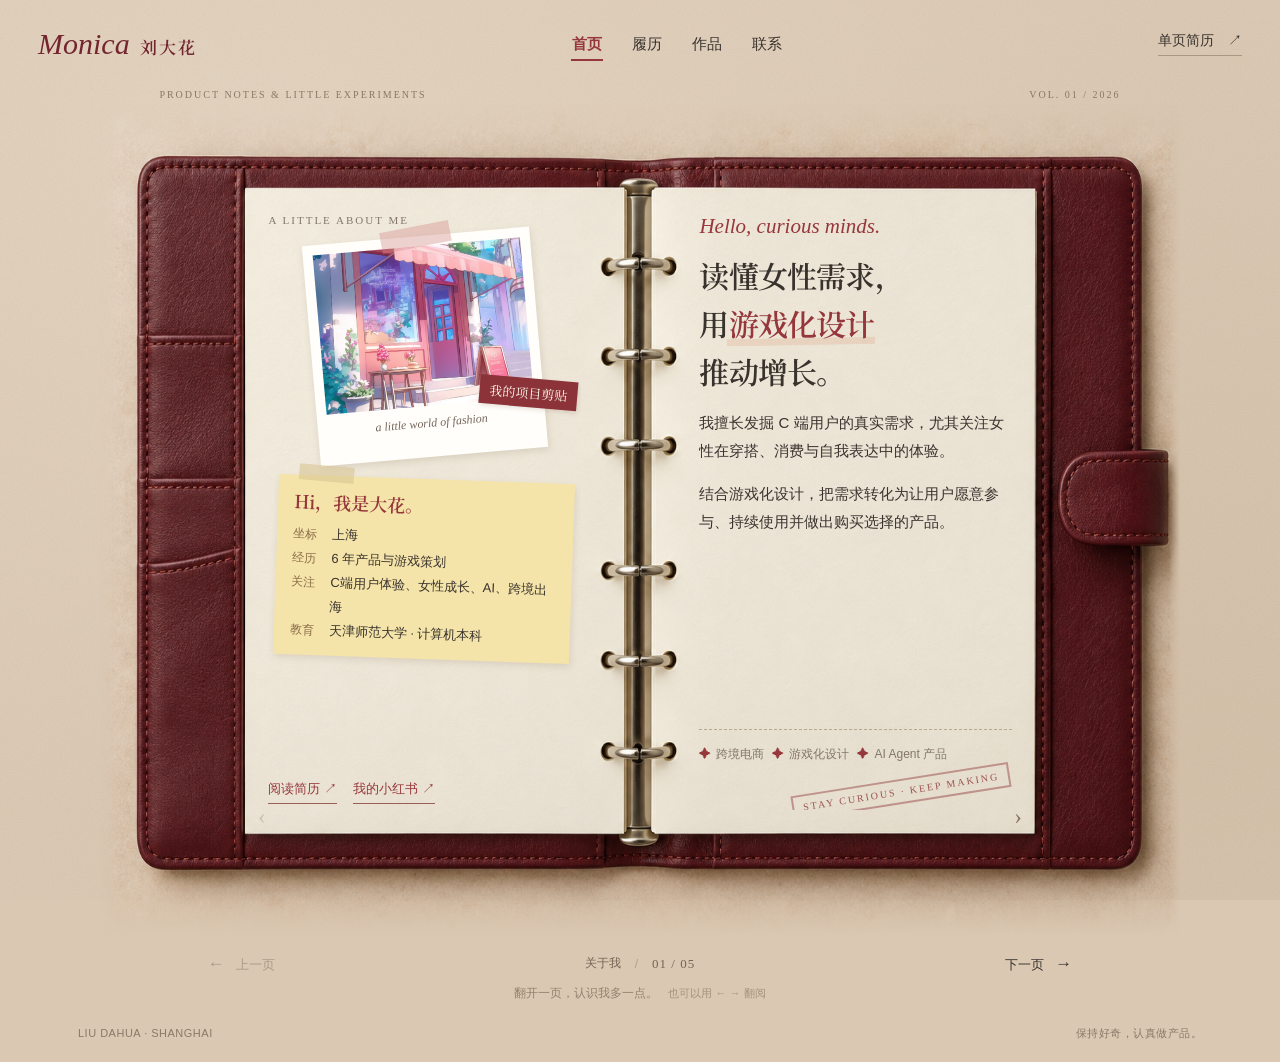
<file: index.html>
<!doctype html>
<html lang="zh-CN">
<head>
  <meta charset="UTF-8"><meta name="viewport" content="width=device-width, initial-scale=1">
  <meta name="format-detection" content="telephone=no,email=no,address=no">
  <meta name="theme-color" content="#8d2d35">
  <meta name="description" content="刘大花 Monica 的产品手账：游戏化设计、女性用户洞察、跨境电商增长与 AI Agent 产品。">
  <title>刘大花 Monica · 我的产品手账</title>
  <link rel="icon" type="image/svg+xml" href="data:image/svg+xml,%3Csvg xmlns='http://www.w3.org/2000/svg' viewBox='0 0 64 64'%3E%3Crect width='64' height='64' rx='13' fill='%238d2d35'/%3E%3Ctext x='32' y='46' text-anchor='middle' font-family='Georgia' font-size='43' fill='%23fff2d9'%3Em%3C/text%3E%3C/svg%3E">
  <link rel="stylesheet" href="styles.css">
  <script src="app.js?v=20260918-preview" defer></script>
</head>
<body>
  <a class="skip-link" href="#notebook">跳到手账内容</a>
  <header class="site-header">
    <a class="brand" href="#home" aria-label="刘大花 Monica，返回首页">Monica<span>刘大花</span><i>’s journal</i></a>
    <nav class="chapter-nav" aria-label="手账章节" role="tablist">
      <button role="tab" data-tab="home" aria-selected="true" aria-controls="spread">首页</button>
      <button role="tab" data-tab="journey" aria-selected="false" aria-controls="spread">履历</button>
      <button role="tab" data-tab="projects" aria-selected="false" aria-controls="spread">作品</button>
      <button role="tab" data-tab="contact" aria-selected="false" aria-controls="spread">联系</button>
    </nav>
    <a class="resume-link" href="resume.html">单页简历 <span aria-hidden="true">↗</span></a>
  </header>
  <main id="notebook" tabindex="-1">
    <div class="desk-caption"><span>PRODUCT NOTES & LITTLE EXPERIMENTS</span><span>VOL. 01 / 2026</span></div>
    <div class="book has-art" id="book">
      <div class="spread" id="spread" role="tabpanel" aria-label="首页"></div>
      <div class="page-turn" aria-hidden="true"><div class="turn-front"></div><div class="turn-back"></div></div>
      <button class="page-corner corner-left" aria-label="翻到上一页">‹</button><button class="page-corner corner-right" aria-label="翻到下一页">›</button>
    </div>
    <div class="book-controls">
      <button id="previous" class="turn-button" aria-label="上一页">← <span>上一页</span></button>
      <div class="page-indicator"><span id="chapter-label">关于我</span><span class="divider">/</span><span id="page-number">01 / 05</span></div>
      <button id="next" class="turn-button" aria-label="下一页"><span>下一页</span> →</button>
    </div>
    <p class="desk-note">翻开一页，认识我多一点。<span>也可以用 ← → 翻阅</span></p>
  </main>
  <footer class="site-footer"><span>LIU DAHUA · SHANGHAI</span><span>保持好奇，认真做产品。</span></footer>
  <dialog id="detail-dialog" aria-labelledby="dialog-title"><button class="dialog-close" aria-label="关闭详情">×</button><div id="dialog-content"></div></dialog>
  <dialog id="image-dialog" aria-label="作品图片预览"><button class="dialog-close" aria-label="关闭图片">×</button><img id="large-image" alt=""><p id="image-caption"></p></dialog>
  <div id="announcer" class="sr-only" role="status" aria-live="polite"></div>
</body>
</html>
</file>
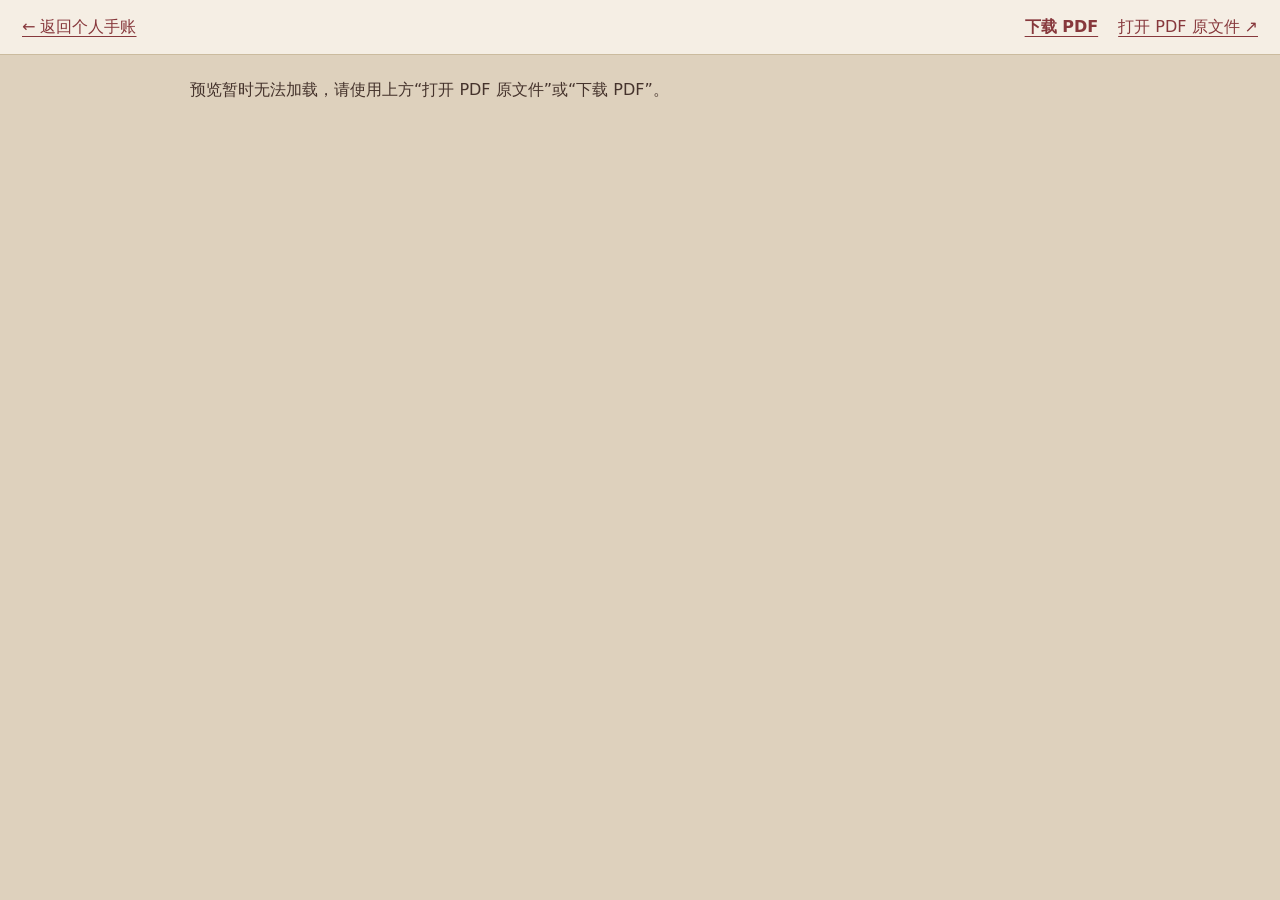
<file: resume.html>
<!doctype html>
<html lang="zh-CN">
<head>
<meta charset="utf-8"><meta name="viewport" content="width=device-width,initial-scale=1">
<title>刘大花 · PDF 简历</title>
<style>
*{box-sizing:border-box}body{margin:0;background:#ded1bd;color:#45332c;font:16px/1.6 system-ui,"Microsoft Yahei",sans-serif}header{position:sticky;top:0;z-index:2;background:#f6f0e6f5;border-bottom:1px solid #cbbb9e;padding:14px 22px;display:flex;align-items:center;justify-content:space-between;gap:14px;flex-wrap:wrap}a{color:#87383c;text-underline-offset:4px}nav{display:flex;gap:20px;flex-wrap:wrap}.download{font-weight:600}main{padding:22px 12px 40px}.status{max-width:900px;margin:0 auto 16px}#pages{display:grid;gap:20px;justify-items:center}.pdf-page{width:min(100%,900px);margin:0;background:white;box-shadow:0 3px 20px #46352620}.pdf-page canvas{display:block;width:100%;height:auto}.sr-only{position:absolute;width:1px;height:1px;overflow:hidden;clip-path:inset(50%)}a:focus-visible{outline:2px solid #87383c;outline-offset:4px}@media(max-width:600px){header{padding:12px 16px;font-size:14px}nav{gap:14px}main{padding-inline:6px}}
</style>
<script src="resume-viewer.js?v=20260918" defer></script>
</head>
<body>
<header><a href="./#contact">← 返回个人手账</a><nav aria-label="简历操作"><a class="download" href="assets/Monica-Liu-Resume.pdf" download="刘大花-13012248198.pdf">下载 PDF</a><a href="assets/Monica-Liu-Resume.pdf" target="_blank" rel="noopener">打开 PDF 原文件 ↗</a></nav></header>
<main><p class="status" id="status" role="status">正在打开简历…</p><div id="pages" aria-label="刘大花的 PDF 简历"></div><noscript>请启用 JavaScript 查看预览，或使用上方链接打开 PDF 原文件。</noscript></main>
</body></html>
</file>
<file: styles.css>
@font-face {
  font-family: 'Noto Serif SC';
  font-style: normal;
  font-weight: 400;
  font-display: swap;
  src: url(assets/fonts/serif-0.woff2) format('truetype');
}
@font-face {
  font-family: 'Noto Serif SC';
  font-style: normal;
  font-weight: 500;
  font-display: swap;
  src: url(assets/fonts/serif-1.woff2) format('truetype');
}
@font-face {
  font-family: 'Noto Serif SC';
  font-style: normal;
  font-weight: 600;
  font-display: swap;
  src: url(assets/fonts/serif-2.woff2) format('truetype');
}
@font-face {
  font-family: 'Noto Serif SC';
  font-style: normal;
  font-weight: 700;
  font-display: swap;
  src: url(assets/fonts/serif-3.woff2) format('truetype');
}

@font-face {
  font-family: 'ZCOOL XiaoWei';
  font-style: normal;
  font-weight: 400;
  font-display: swap;
  src: url(assets/fonts/hand-0.woff2) format('truetype');
}

:root{--red:#96373c;--red-dark:#74252f;--ink:#39332e;--muted:#84766a;--paper:#f7f1e5;--rule:#ddd1be;--green:#4a6b58;--serif:'Noto Serif SC','Songti SC',SimSun,serif;--sans:'Microsoft YaHei','PingFang SC',sans-serif}
*{box-sizing:border-box}body{margin:0;color:var(--ink);font-family:var(--sans);background:#dbc8b2;font-size:16px}button,a{-webkit-tap-highlight-color:transparent}button{font:inherit;color:inherit;cursor:pointer}a{color:inherit;text-underline-offset:4px}button:focus-visible,a:focus-visible,[tabindex]:focus-visible{outline:2px solid var(--red);outline-offset:5px}button{border:0;background:none}button:disabled{opacity:.3;cursor:default}.site-header{max-width:1300px;padding:27px 38px 20px;margin:auto;display:flex;align-items:center;justify-content:space-between;gap:30px}.brand{text-decoration:none;font:italic 30px Georgia,serif;color:var(--red-dark);display:flex;align-items:baseline;gap:10px}.brand span{font:600 17px var(--serif);letter-spacing:2px}.brand i{font-size:14px;color:var(--muted);display:none}.chapter-nav{display:flex;gap:28px}.chapter-nav button{padding:7px 1px;position:relative;font-size:15px;white-space:nowrap}.chapter-nav button:after{content:'';height:2px;position:absolute;bottom:0;left:0;width:100%;background:var(--red);transform:scaleX(0);transition:transform .2s}.chapter-nav button[aria-selected=true]{color:var(--red);font-weight:600}.chapter-nav button[aria-selected=true]:after{transform:scaleX(1)}.resume-link{font-size:14px;text-decoration:none;border-bottom:1px solid #ab9681;padding-bottom:5px;white-space:nowrap}.resume-link span{margin-left:10px}main{max-width:1140px;margin:0 auto;padding:0 30px}.desk-caption{display:flex;justify-content:space-between;font:10px Georgia,serif;letter-spacing:2px;color:#887865;margin:8px 5.5% 4px}.book{position:relative;width:100%;aspect-ratio:1.5;background-color:#96353b;border-radius:25px;box-shadow:0 16px 28px #50321b20;margin:0 auto;isolation:isolate;perspective:2200px}.book::before{content:'';position:absolute;inset:8% 10%;background:var(--paper);box-shadow:0 3px 8px #33180d40;z-index:-1}.book.has-art{background-color:transparent;background-image:url('assets/notebook.png');background-size:100% 100%;border-radius:0;box-shadow:none}.book.has-art::before{display:none}.spread{position:absolute;inset:12% 12.4% 12%;display:grid;grid-template-columns:1fr 1fr;column-gap:11%;min-height:0}.sheet{position:relative;min-width:0;min-height:0;display:flex;flex-direction:column;font-size:16px;line-height:1.8}.sheet:after{content:attr(data-number);position:absolute;bottom:-21px;color:#9b8b7a;font:italic 11px Georgia,serif;letter-spacing:2px}.sheet.left:after{left:0}.sheet.right:after{right:0}.eyebrow{font:11px Georgia,serif;letter-spacing:2px;color:var(--muted);margin:0 0 8px}.handwriting{font-family:'ZCOOL XiaoWei',var(--serif)}h1,h2,h3,p{margin:0}h1{font-family:var(--serif);font-size:clamp(23px,2.6vw,34px);font-weight:600;line-height:1.65;letter-spacing:-.8px}h1 em{font-style:normal;color:var(--red);position:relative}h1 em:after{content:'';position:absolute;height:7px;background:#d89b7840;bottom:0;left:-2px;right:0;transform:rotate(-1deg);z-index:-1}.intro-label{color:var(--red);font:italic 24px Georgia,serif;margin-bottom:15px}.intro-body{font-size:15px;line-height:1.95;margin-top:18px}.underlined{border-bottom:1px solid var(--rule);padding-bottom:12px;margin-bottom:15px}.page-title{font-family:var(--serif);font-size:26px;line-height:1.4;font-weight:600;color:var(--red-dark);margin:2px 0 19px}.page-title small{display:block;font:italic 13px Georgia,serif;letter-spacing:1px;color:var(--muted);margin-top:5px}.paper-photo{align-self:center;width:68%;max-width:230px;padding:10px 10px 26px;background:#fffefa;box-shadow:1px 3px 7px #70573a29;transform:rotate(-5deg);position:relative;margin:7px 0 16px}.paper-photo:before,.note:before{content:'';position:absolute;background:#d38c8c66;width:70px;height:21px;top:-10px;left:calc(50% - 35px);transform:rotate(-6deg);z-index:1}.paper-photo img{width:100%;height:190px;object-fit:cover;object-position:center 58%;display:block}.paper-photo figcaption{font:italic 12px Georgia,serif;text-align:center;margin-top:10px;color:#75665c}.photo-tag{position:absolute;right:-34px;bottom:41px;transform:rotate(10deg);background:#8b3339;color:#fff5e5;font:13px var(--serif);padding:5px 10px;box-shadow:1px 2px 4px #5e302324}.note{position:relative;background:#f5e4a9;box-shadow:1px 3px 7px #70573a24;padding:16px 19px;transform:rotate(2deg);font-size:14px;line-height:1.85;width:95%;margin:7px auto 0}.note:before{background:#d9c69799;left:20px;transform:rotate(3deg);width:55px;height:16px}.note-title{font:600 18px var(--serif);color:var(--red);margin-bottom:8px}.quickfacts{padding:0;list-style:none;margin:0}.quickfacts li{display:flex;gap:10px;align-items:baseline}.quickfacts b{font-weight:500;color:#8a6e49;font-size:12px;min-width:29px}.ink-links{display:flex;gap:16px;flex-wrap:wrap;margin-top:auto;padding-top:14px}.ink-links a,.ink-links button{font-size:13px;text-decoration:none;border-bottom:1px solid #9b6055;padding:0 0 3px;color:var(--red)}.home-keywords{margin-top:auto;border-top:1px dashed #baa88f;padding-top:14px;display:flex;flex-wrap:wrap;gap:8px 15px;font-size:13px;color:var(--muted)}.home-keywords span:before{content:'✦';color:var(--red);margin-right:5px}.stamp{align-self:flex-end;margin-top:14px;border:2px solid #8f393988;color:#8f3939;transform:rotate(-9deg);font:10px Georgia,serif;letter-spacing:2px;padding:5px 9px;opacity:.85}.book-controls{margin:9px 9% 0;display:flex;justify-content:space-between;align-items:center}.turn-button{font-size:17px;padding:10px;min-width:94px}.turn-button span{font-size:13px;margin:0 6px}.page-indicator{font-size:12px;color:#756454;display:flex;gap:14px;align-items:center}.page-indicator #page-number{font-family:Georgia,serif;font-size:13px;letter-spacing:1px}.divider{opacity:.4}.desk-note{text-align:center;font-size:12px;color:#94816e;margin-top:1px}.desk-note span{font-size:11px;padding-left:10px;opacity:.75}.site-footer{display:flex;justify-content:space-between;align-items:center;max-width:1200px;margin:24px auto 0;padding:0 38px 20px;color:#8a7968;font-size:11px;letter-spacing:.5px}.site-footer button{font-size:11px;text-decoration:underline;text-underline-offset:4px}.page-turn{display:none;position:absolute;top:9%;bottom:9%;left:50%;width:38%;transform-style:preserve-3d;transform-origin:left center;z-index:10;pointer-events:none}.turn-front,.turn-back{position:absolute;inset:0;backface-visibility:hidden;background:linear-gradient(90deg,#ded1b8,#f6efdf 9%,#f6efdf 90%,#e1d5c0);box-shadow:6px 2px 16px #432c2033}.turn-back{transform:rotateY(180deg)}.page-turn{will-change:transform,opacity}.turn-front,.turn-back{-webkit-backface-visibility:hidden;backface-visibility:hidden}.spread{isolation:isolate}.sr-only{position:absolute;width:1px;height:1px;overflow:hidden;clip:rect(0,0,0,0);white-space:nowrap}.skip-link{position:fixed;top:-100px;left:12px;padding:12px;background:white;z-index:100}.skip-link:focus{top:10px}dialog{width:min(980px,94vw);max-height:90vh;border:0;padding:42px;background:#fbf7ee;color:var(--ink);box-shadow:0 20px 90px #1f150e50;overscroll-behavior:contain}dialog::backdrop{background:#29201999;backdrop-filter:blur(4px)}.dialog-close{position:sticky;top:0;float:right;z-index:3;font-size:30px;line-height:36px;width:40px;background:#fbf7ee;border-radius:50%}body:has(dialog[open]){overflow:hidden}.reduce-motion *, .reduce-motion *::before,.reduce-motion *::after{animation:none!important;transition:none!important;scroll-behavior:auto!important}
@media(min-width:1450px){main{max-width:1190px}.book{aspect-ratio:1.52}.paper-photo img{height:210px}.intro-body{font-size:16px}}
@media(max-width:1050px) and (min-width:761px){main{padding:0 15px}.site-header{padding:22px}.chapter-nav{gap:19px}.spread{inset:12% 12% 12%;column-gap:10%}.intro-body{font-size:14px;margin-top:10px}.paper-photo img{height:150px}.note{font-size:13px;padding:12px 14px}.home-keywords{font-size:11px;padding-top:9px}.intro-label{font-size:20px;margin-bottom:8px}.page-title{font-size:23px}.ink-links{gap:10px}}
@media(max-width:760px){.site-header{padding:20px 20px 10px;flex-wrap:wrap;gap:15px}.brand{font-size:27px}.brand span{font-size:15px}.resume-link{font-size:12px}.chapter-nav{order:3;width:100%;justify-content:space-between;gap:12px;overflow:auto;padding-bottom:4px}.chapter-nav button{font-size:14px}.desk-caption{margin:12px 10px;font-size:8px;letter-spacing:1.2px}main{padding:0 14px}.book,.book.has-art{aspect-ratio:auto;background:#8d3038;border-radius:13px;padding:20px 15px;box-shadow:0 10px 20px #50321b25;min-height:640px}.book::before{display:none}.spread{position:relative;inset:auto;display:block;background:var(--paper);padding:30px 24px 38px;min-height:590px;box-shadow:3px 3px 0 #e2d6c2,6px 6px 0 #c9baa2}.sheet{font-size:16px;min-height:520px}.sheet.mobile-hidden{display:none}.sheet:after{bottom:-22px}.paper-photo{max-width:255px;width:72%;margin-bottom:30px}.paper-photo img{height:215px}.note{font-size:15px}.intro-label{margin-top:20px}h1{font-size:30px}.intro-body{font-size:16px}.home-keywords{font-size:14px;margin-top:35px}.ink-links{font-size:14px}.page-title{font-size:27px}.page-turn{left:6%;width:88%;top:3%;bottom:3%}.book-controls{margin:10px 0 0}.page-indicator{gap:8px}.turn-button{min-width:75px}.turn-button span{margin:0 2px}.desk-note span{display:none}.site-footer{padding:0 20px 20px;margin-top:22px;font-size:9px;gap:14px}.site-footer>span:nth-child(2){display:none}dialog{padding:25px;max-height:92vh}.dialog-close{margin-right:-9px}.stamp{margin-top:30px}}
.spread{inset:13.2% 15.6% 15%;column-gap:16%}.sheet{font-size:16px}.page-corner{position:absolute;bottom:12%;font:23px Georgia,serif;color:#8b7460;z-index:4;padding:5px 9px;transition:transform .2s}.corner-left{left:13.8%}.corner-right{right:13.8%}.page-corner:hover{transform:translateY(-3px)}.paper-photo{width:73%;margin-top:2px;margin-bottom:15px}.paper-photo img{height:160px}.intro-label{font-size:21px;margin-bottom:12px}h1{font-size:30px;line-height:1.6}.intro-body{font-size:15px;margin-top:14px;line-height:1.9}.note{font-size:13px;padding:13px 16px}.home-keywords{font-size:12px;gap:8px}.timeline-entry{margin-bottom:17px;border-left:1px solid #c5b098;padding-left:13px}.entry-date{font:12px Georgia,serif;letter-spacing:.4px;color:#9b6c5c;margin:0 0 5px}.entry-date span{font:10px var(--sans);background:#e5d4a6;color:#655135;margin-left:10px;padding:2px 5px}.timeline-entry h3{font:600 19px var(--serif);line-height:1.5;margin:0 0 3px}.entry-role{font-size:12px;color:var(--red);margin-bottom:7px}.timeline-entry>p:last-child{font-size:14px;line-height:1.8}.pencil-metrics{display:flex;gap:22px;padding:5px 0 13px;border-bottom:1px dashed #c7b399;margin-bottom:11px}.pencil-metrics span{font-size:11px;color:#8b7765}.pencil-metrics b{display:block;font:italic 31px Georgia,serif;color:var(--red);margin-bottom:5px}.margin-note{font-size:12px;line-height:1.8;color:#9b725d;margin-top:10px}.text-button{display:inline-block;align-self:flex-start;font-size:13px;color:var(--red);border-bottom:1px solid #b78b78;margin-top:8px;padding:0 0 3px;text-decoration:none}.text-button+.timeline-entry{margin-top:19px}.scrap-image{position:relative;padding:7px 7px 24px;background:#fffdf8;box-shadow:1px 2px 5px #70573a24;transform:rotate(2deg);margin:0 9px 13px}.scrap-image img{width:100%;height:128px;object-fit:cover;display:block}.scrap-image span{position:absolute;bottom:3px;right:14px;font-size:11px;color:#947765}.result-line{display:flex;align-items:baseline;flex-wrap:wrap;gap:6px 10px;margin:8px 0}.result-line strong{font:italic 24px Georgia,serif;color:var(--red)}.result-line span{font-size:11px;color:var(--muted)}.small-copy{font-size:12px;line-height:1.85;color:#7e7164}.role-heading{font-size:15px;font-weight:500;margin-bottom:17px}.ruled-list article{margin-bottom:13px;padding-bottom:12px;border-bottom:1px solid #d7c9b480}.ruled-list b{font-size:15px;color:#624339}.ruled-list p{font-size:13px;line-height:1.9;margin-top:4px}.education-note{margin-top:13px;border:1px solid #cdb997;padding:12px 16px;transform:rotate(-2deg)}.education-note>span{font:10px Georgia,serif;letter-spacing:2px;color:var(--red)}.education-note h3{font:600 18px var(--serif);margin-top:3px}.education-note p{font-size:12px;color:#88725f;margin-top:4px}.handwritten-note{font:22px/1.6 'ZCOOL XiaoWei',var(--serif);color:#8e715d;transform:rotate(-5deg);margin:28px 0 0 10px}.section-intro{font-size:14px;color:#766455;line-height:1.9;margin-bottom:19px}.project-list{display:flex;flex-direction:column;gap:10px}.project-item{text-align:left;display:flex;gap:12px;padding:15px 12px;border:1px solid #c9b79e;background:#fffaf1;position:relative;box-shadow:1px 2px 2px #664c2c12;transition:transform .2s,border-color .2s;width:100%}.project-item:nth-child(2){transform:rotate(-1deg)}.project-item:nth-child(3){transform:rotate(.8deg)}.project-item:hover,.project-item.selected{border-color:var(--red);transform:rotate(-1.2deg) translateY(-2px)}.project-item.selected:after{content:'';position:absolute;top:-4px;right:9px;width:7px;height:7px;border:1px solid #6a161c;border-radius:50%;background:var(--red)}.project-no{font:italic 18px Georgia,serif;color:#ae9581}.project-item strong{display:block;font:600 17px var(--serif)}.project-item small{display:block;font-size:11px;color:#93816f;margin-top:7px}.project-arrow{margin-left:auto;align-self:center;color:#a45c50}.small-quote{font:22px/1.65 'ZCOOL XiaoWei',var(--serif);color:#987b5e;transform:rotate(-4deg);margin-top:auto;padding:22px 0 0 15px}.project-preview{background:#fffaf0;box-shadow:1px 3px 8px #5c391e24;padding:8px;margin:18px 7px 18px;transform:rotate(3deg);height:235px}.preview-image-button{padding:0;width:100%;height:100%;display:block}.project-preview img{width:100%;height:100%;object-fit:cover;display:block}.project-preview.ritual img{object-fit:contain;background:#f5eedf}.preview-title{font:600 23px var(--serif);color:var(--red-dark);margin-bottom:12px}.preview-summary{font-size:14px;line-height:1.9}.project-numbers{font-size:12px;color:#96735b;margin:13px 0 8px}.temu-note{height:100%;padding:17px 15px;background:#e5ebdf;text-align:center;border:1px solid #9daf96}.temu-note span{font:10px Georgia,serif;letter-spacing:2px;color:#708366}.temu-note b{display:block;font:italic 82px/1.1 Georgia,serif;color:#4f6b51}.temu-note p{font:17px var(--serif);margin-top:7px}.temu-note div{font-size:10px;margin-top:16px;color:#6d7c66}.tarot-frame{padding:8px;background:white;box-shadow:2px 3px 8px #65472230;transform:rotate(-2deg);width:91%;margin:0 auto;overflow:hidden;display:block;flex:1;min-height:0;max-height:350px}.tarot-frame img{width:100%;height:100%;object-fit:cover;object-position:50% 62%;display:block}.image-footnote{font-size:11px;color:#9a826b;text-align:center;margin:12px 0}.mini-stamp{border:1px solid #957760;align-self:flex-end;transform:rotate(5deg);font:9px Georgia,serif;letter-spacing:1px;padding:5px 7px;color:#947863;margin-top:10px}.ai-process{display:flex;flex-direction:column;gap:17px}.ai-process article{display:flex;gap:14px}.ai-process article>span{font:italic 27px Georgia,serif;color:#b09172;line-height:1}.ai-process h3{font:600 17px var(--serif);margin-bottom:5px}.ai-process p{font-size:13px;line-height:1.8}.ai-note{margin-top:24px;background:#e4e8d1;font-size:12px}.ai-note .note-title{font-size:16px}.ai-note p+p{margin-top:7px}.source-caption{margin-top:14px;font-size:10px}.letter-body{font:16px/2.2 var(--serif);margin:9px 0 14px}.signature{font:30px/1.6 'ZCOOL XiaoWei',var(--serif);transform:rotate(-6deg);color:var(--red);margin:20px 0 0 15px}.letter-location{font-size:12px;color:#9c8069;margin-top:12px}.contact-card{padding:12px 0 19px;border-bottom:1px solid #d7c6ae;margin-bottom:12px}.contact-card>span{display:block;font:10px Georgia,serif;letter-spacing:2px;color:#9c7b64}.contact-card>a{display:block;font:17px var(--serif);margin:11px 0;color:var(--red-dark);overflow-wrap:anywhere}.contact-card p{font-size:12px;color:#927a64}.resume-note{margin:17px 0;padding:20px;background:#edd6bd;transform:rotate(2deg);box-shadow:1px 2px 5px #6d48271c}.resume-note h3{font:600 18px var(--serif);margin:7px 0 8px}.resume-note p{font-size:12px;color:#886f55}.solid-link{display:inline-block;margin-top:17px;background:var(--red);color:#fff9ef;padding:9px 15px;text-decoration:none;font-size:12px}.detail-deck{font-size:14px;color:#86735f;margin:14px 0 24px}#dialog-title{font:600 30px/1.6 var(--serif);color:var(--red-dark);margin-top:7px}.detail-stats{display:grid;grid-template-columns:repeat(3,1fr);border-block:1px solid var(--rule);padding:20px 0;margin:20px 0 30px;gap:20px}.detail-stats span{font-size:13px;color:#86715e}.detail-stats strong{display:block;font:italic 31px Georgia,var(--serif);color:var(--red);margin-bottom:7px}.detail-columns{display:grid;grid-template-columns:1fr 1fr;gap:40px}.detail-columns p{font-size:15px;line-height:1.95;margin:0 0 19px}.detail-columns h3,#dialog-content>h3{font:600 20px var(--serif);color:#683e34;margin:20px 0 12px}.detail-columns h3:first-child{margin-top:0}.outfit-section{background:#ede9e0;padding:22px}.outfit-section .small-copy{font-size:12px}.outfit-display{height:295px;display:flex;justify-content:center;margin:15px 0}.outfit-display img{height:100%;max-width:100%;object-fit:contain}.look-tabs{display:flex;gap:8px;justify-content:center;flex-wrap:wrap}.look-tabs button{font-size:12px;border:1px solid #bcaa93;padding:7px 9px}.look-tabs button[aria-pressed=true]{background:var(--red);color:white;border-color:var(--red)}.gallery{display:grid;grid-template-columns:repeat(3,1fr);gap:20px;margin:20px 0}.gallery.two{grid-template-columns:repeat(2,minmax(0,240px));justify-content:center}.gallery-image{padding:8px;background:white;box-shadow:0 2px 6px #4b2e171c}.gallery-image img{width:100%;height:260px;object-fit:contain;background:#f3eee5;display:block}.gallery-image span{display:block;font-size:12px;padding:10px 0;color:#8a6b58}.detail-source{font-size:12px;line-height:1.8;color:#8c7b69;border-top:1px solid var(--rule);padding-top:17px;margin-top:25px}.detail-columns video{height:490px;max-width:100%;display:block;margin:auto;background:#e6decb}.service-steps{padding-left:22px;font-size:15px;line-height:2.3}#image-dialog{width:auto;text-align:center}#large-image{max-width:100%;max-height:73vh;object-fit:contain;display:block;margin:auto}#image-caption{font-size:13px;margin-top:16px;color:var(--muted)}
@media(min-width:1450px){.paper-photo img{height:195px}.intro-body{font-size:16px}.timeline-entry>p:last-child{font-size:15px}.ruled-list p,.ai-process p,.preview-summary{font-size:14px}.project-preview{height:265px}.tarot-frame{max-height:390px}}
@media(max-width:1050px) and (min-width:761px){.book{aspect-ratio:1.36}.spread{inset:13% 15.7% 15%;column-gap:16%}.sheet{overflow-y:auto;scrollbar-width:thin;scrollbar-color:#bba98d transparent;padding-bottom:6px}.sheet:after{display:none}.paper-photo img{height:135px}.intro-body{font-size:14px}h1{font-size:25px}.note{font-size:12px;padding:11px}.project-preview{height:190px}.page-title{font-size:22px}.timeline-entry>p:last-child{font-size:13px}.timeline-entry h3{font-size:17px}.contact-card>a{font-size:14px}.letter-body{font-size:14px}}
@media(max-width:760px){.spread{inset:auto;padding:30px 24px 37px;display:block}.sheet{min-height:510px;font-size:16px}.paper-photo img{height:205px}.paper-photo{margin:5px auto 30px}.note{font-size:14px;padding:16px 19px}.intro-body{font-size:16px;line-height:2}h1{font-size:31px}.intro-label{font-size:24px;margin-top:18px}.home-keywords{font-size:14px}.page-corner{display:none}.page-title{font-size:28px}.timeline-entry>p:last-child{font-size:15px}.timeline-entry h3{font-size:21px}.entry-date{font-size:13px}.entry-role{font-size:14px}.pencil-metrics span{font-size:13px}.pencil-metrics b{font-size:36px}.small-copy,.ruled-list p{font-size:14px}.scrap-image img{height:175px}.text-button{font-size:14px}.project-item strong{font-size:18px}.project-item small{font-size:12px}.project-preview{height:250px}.preview-summary{font-size:16px}.project-numbers{font-size:13px}.section-intro{font-size:16px}.tarot-frame{height:380px;flex:none;max-height:380px}.ai-process p{font-size:15px}.ai-process h3{font-size:19px}.ai-note{font-size:14px}.ai-note .note-title{font-size:18px}.letter-body{font-size:17px}.contact-card>a{font-size:18px}.contact-card p{font-size:14px}.resume-note p{font-size:14px}.solid-link{font-size:14px}.detail-columns{grid-template-columns:1fr;gap:24px}.detail-stats{gap:12px}.detail-stats strong{font-size:26px}.detail-stats span{font-size:11px}#dialog-title{font-size:25px}.gallery{grid-template-columns:1fr}.gallery.two{grid-template-columns:1fr 1fr}.gallery-image img{height:220px}.outfit-display{height:300px}.detail-columns video{height:440px}.dialog-close{top:-10px}.detail-columns .note{font-size:14px}.source-caption{font-size:11px}.small-quote{margin-top:22px}}
.ai-process{gap:13px}.ai-note{margin-top:16px}.ai-note p+p{margin-top:4px}
@media(min-width:761px){.book{aspect-ratio:1.3}.resume-note{padding:16px;margin:12px 0}.contact-card{padding:9px 0 14px;margin-bottom:9px}}
@media(min-width:761px){.sheet{overflow-y:auto;scrollbar-width:thin;scrollbar-color:#baa78c transparent;padding-bottom:6px}.sheet:after{display:none}.letter-body{font-size:15px;line-height:2;margin:6px 0 12px}.signature{margin-top:12px}.letter-location{margin-top:8px}}
@media(prefers-reduced-motion:reduce){*,*::before,*::after{animation-duration:.001ms!important;transition-duration:.001ms!important;scroll-behavior:auto!important}}

.project-preview.macaron img{object-fit:contain;background:#f7f1e5}.macaron-screenshot{display:block;width:100%;padding:9px;background:#fffdf8;box-shadow:1px 3px 8px #5c391e24}.macaron-screenshot img{display:block;width:100%;height:520px;object-fit:contain}.project-item:nth-child(4){transform:rotate(-.5deg)}.project-item:nth-child(4):hover,.project-item:nth-child(4).selected{transform:rotate(-1.2deg) translateY(-2px)}

.quickfacts li>span{min-width:0;flex:1}.quickfacts b{flex-shrink:0}.contact-directory .contact-card{padding:7px 0 11px;margin-bottom:6px}.contact-directory .contact-card>span{font-size:12px;letter-spacing:1px}.contact-directory .contact-card>a,.contact-directory .contact-value{font:17px/1.6 var(--serif);margin:7px 0 0;color:var(--red-dark);overflow-wrap:anywhere}.contact-directory .contact-value{user-select:all}.contact-resume{padding:13px 16px;margin:13px 0 7px}.contact-resume h3{font-size:16px;margin:0}.contact-resume .solid-link{margin-top:10px}.contact-letter .letter-body{font-size:16px;line-height:1.85;margin:0 0 12px}@media(max-width:760px){.contact-letter .letter-body{line-height:2;margin-bottom:17px}.contact-directory .contact-card{padding:10px 0 14px}.contact-directory .contact-card>a,.contact-directory .contact-value{font-size:18px}}

/* Carry the notebook's paper ground across the entire viewport. */
body{isolation:isolate;min-height:100vh;background-color:#dbc8b2;background-image:radial-gradient(ellipse at 20% 15%,#f3e8d755,transparent 65%),radial-gradient(ellipse at 95% 85%,#af94732b,transparent 70%);background-attachment:fixed}
body::before{content:"";position:fixed;inset:0;pointer-events:none;z-index:-1;opacity:.2;background-image:url("data:image/svg+xml,%3Csvg xmlns='http://www.w3.org/2000/svg' width='180' height='180'%3E%3Cfilter id='grain'%3E%3CfeTurbulence type='fractalNoise' baseFrequency='.65' numOctaves='3' stitchTiles='stitch'/%3E%3CfeColorMatrix type='saturate' values='0'/%3E%3C/filter%3E%3Cpath fill='%23fff' filter='url(%23grain)' d='M0 0h180v180H0z' opacity='.55'/%3E%3C/svg%3E")}
@media(min-width:761px){
 .book.has-art{background-image:none}
 .book.has-art::before{display:block;inset:0;background:transparent url('assets/notebook.png') center/100% 100% no-repeat;box-shadow:none;-webkit-mask-image:linear-gradient(to right,transparent,#000 2%,#000 99%,transparent),linear-gradient(to bottom,transparent,#000 6%,#000 93%,transparent);-webkit-mask-composite:source-in;mask-image:linear-gradient(to right,transparent,#000 2%,#000 99%,transparent),linear-gradient(to bottom,transparent,#000 6%,#000 93%,transparent);mask-composite:intersect}
}
</file>
